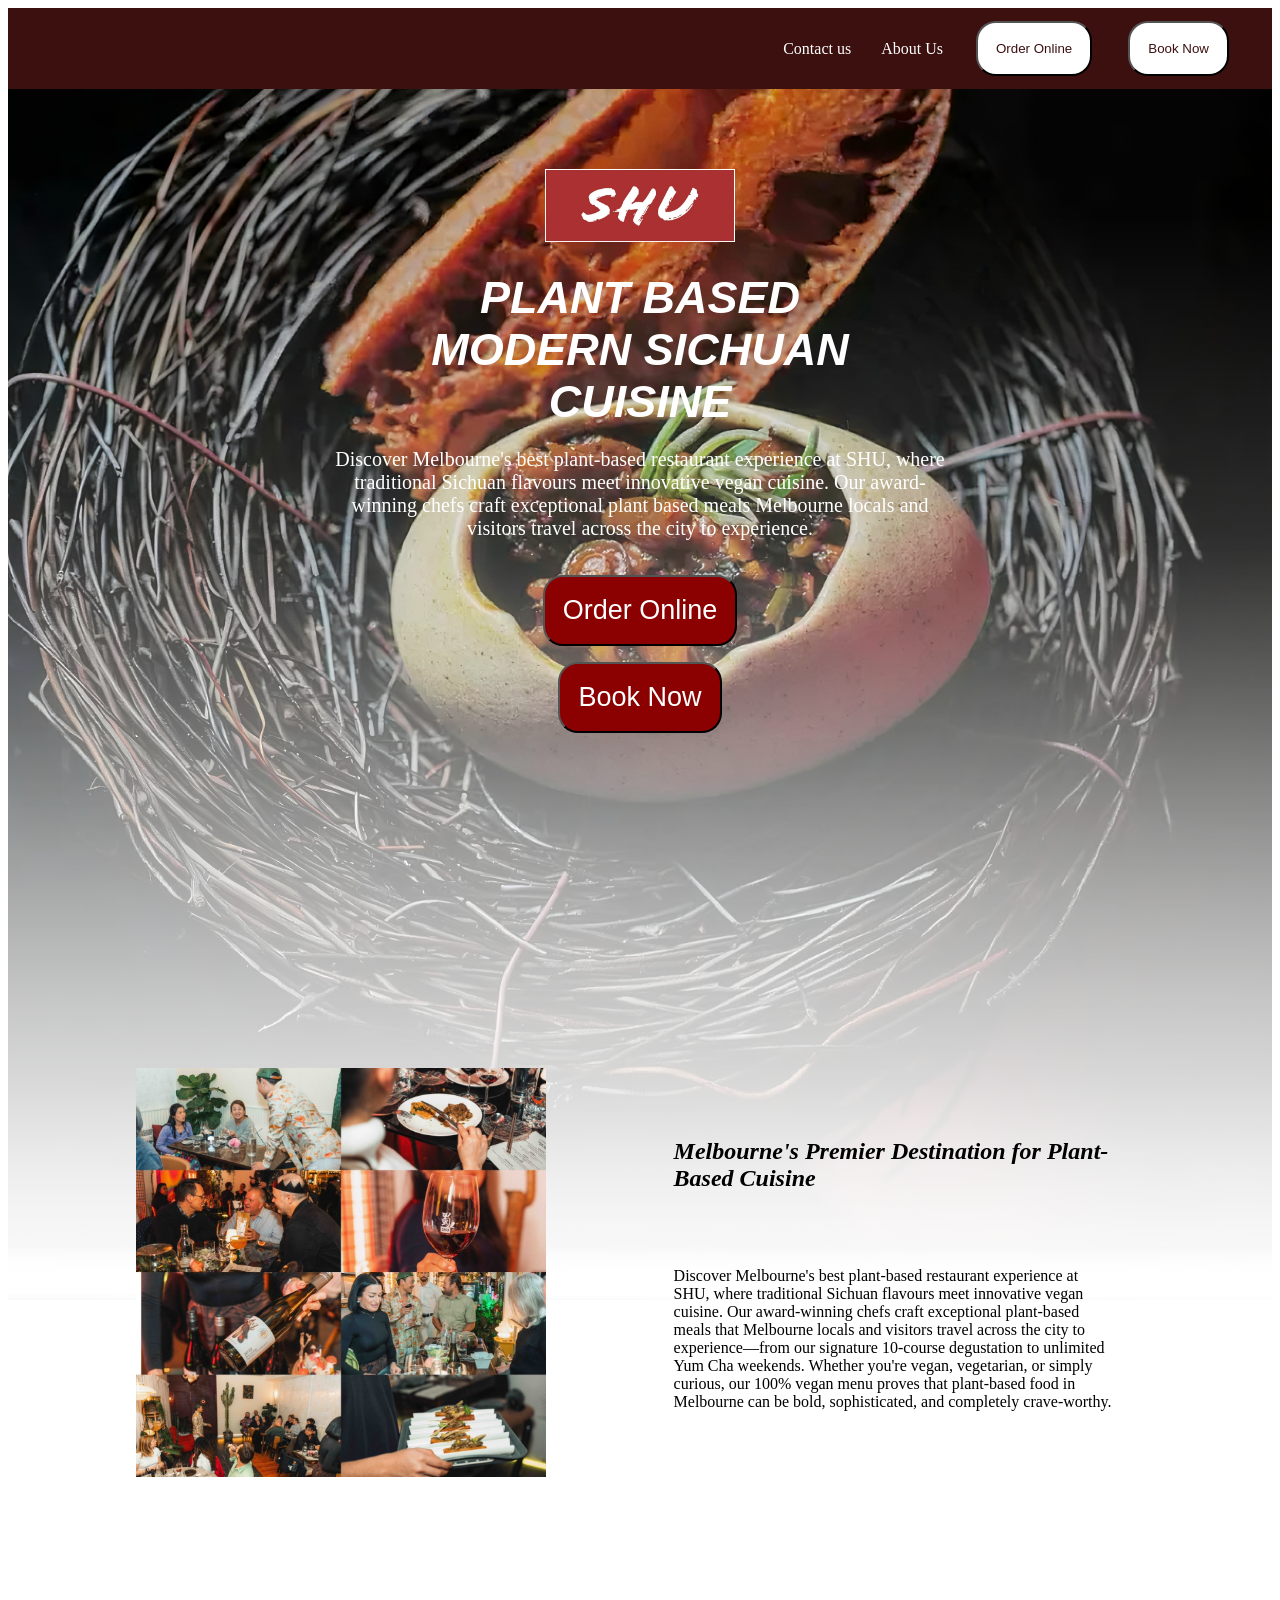
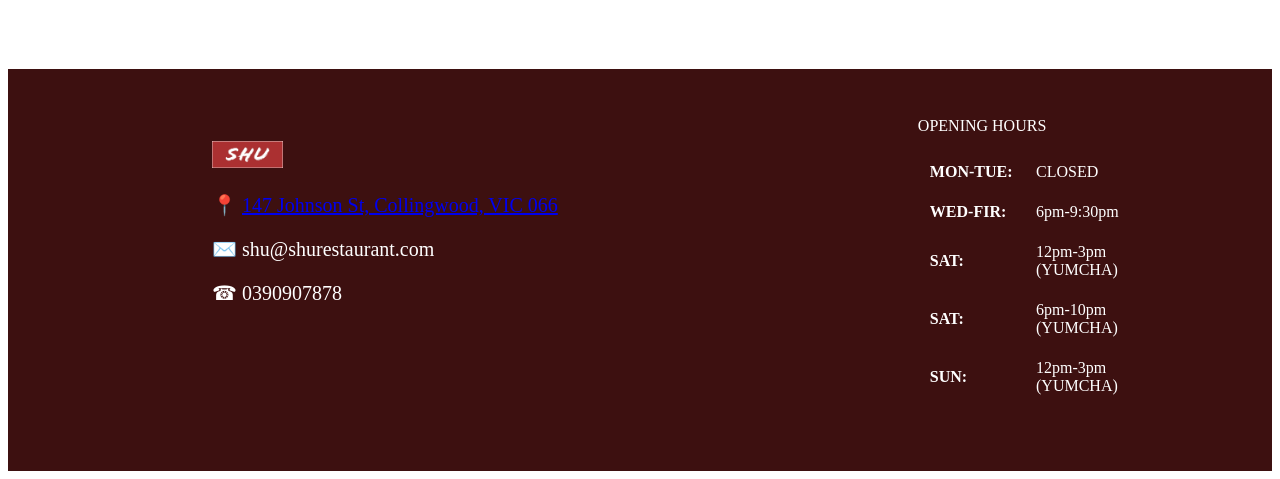
<file: index.html>
<!DOCTYPE html>
<html lang="en">
<head>
    <meta charset="UTF-8">
    <meta name="viewport" content="width=device-width, initial-scale=1.0">
    <title>SHU restaurant</title>
    <link rel="stylesheet" type="text/css" href="style.css">
</head>
<body>

<div class="page">
   <div class="navigation">

    <div class="desktop-nav">
        <p>Contact us</p>
        <p>About Us</p>
        <button class="button1" onclick="window.location.href='OrderOnline.html'">Order Online</button>
        <button class="button1" onclick="window.location.href=''">Book Now</button>
    </div>

    <button class="menu-icon" onclick="openMenu()">☰</button>

</div>

<div class="side-menu" id="sideMenu">

    <button class="close" onclick="closeMenu()">×</button>

    <p>Contact us</p>
    <p>About Us</p>
    <button class="button1" onclick="window.location.href='OrderOnline.html'">Order Online</button>
    <button class="button1" onclick="window.location.href=''">Book Now</button>

</div>

    <img class="logo1" src="assets/logo.webp" alt="logo">

    <div class="intro-text">
    <h1>PLANT BASED MODERN SICHUAN CUISINE</h1>
    <p>Discover Melbourne's best plant-based restaurant experience at SHU, where traditional Sichuan flavours meet innovative vegan cuisine. Our award-winning chefs craft exceptional plant based meals Melbourne locals and visitors travel across the city to experience. </p>
    </div>
    
    <div class="button2">
     <button class="button1" onclick="window.location.href='OrderOnline.html'">Order Online</button>
     <button class="button1" onclick="window.location.href=' '">Book Now</button>
    </div>
    

    <div class="secintro-text">
    <img src="assets/pic2.jpg" alt="photo2" width="40%">
    <div class="text">
    <h2>Melbourne's Premier Destination for Plant-Based Cuisine</h2>
    <p>Discover Melbourne's best plant-based restaurant experience at SHU, where traditional Sichuan flavours meet innovative vegan cuisine. Our award-winning chefs craft exceptional plant-based meals that Melbourne locals and visitors travel across the city to experience—from our signature 10-course degustation to unlimited Yum Cha weekends. 

Whether you're vegan, vegetarian, or simply curious, our 100% vegan menu proves that plant-based food in Melbourne can be bold, sophisticated, and completely crave-worthy. </p>
    </div>
    </div>
    
   <div class="end">
    <div class="footer-left">
    <img class="logo2" src="assets/logo.webp" alt="logo">
    
    <div class="contact">
    <p>📍 <a href="https://www.google.com/maps/place/SHU/@-37.8000186,136.0244751,1664132m/data=!3m1!1e3!4m6!3m5!1s0x6ad6431c3ecda637:0x41b09deace508567!8m2!3d-37.7996635!4d144.9898986!16s%2Fg%2F1pwfx1pdb?entry=ttu&g_ep=EgoyMDI2MDQyMi4wIKXMDSoASAFQAw%3D%3D">147 Johnson St, Collingwood, VIC 066</a></p>
    <p>✉️ shu@shurestaurant.com</p>
    <p>☎ 0390907878</p>
    </div>

    </div>

    <div class="footer-right">
    <p>OPENING HOURS</p>
    <table>
        <tr>
            <th>MON-TUE:</th>
            <td>CLOSED</td>
        </tr>
        <tr>
            <th>WED-FIR:</th>
            <td>6pm-9:30pm</td>
        </tr>
        <tr>
            <th>SAT:</th>
            <td>12pm-3pm (YUMCHA)</td>
        </tr>  
        <tr>
            <th>SAT:</th>
            <td>6pm-10pm (YUMCHA)</td>
        </tr>  
        <tr>
            <th>SUN:</th>
            <td>12pm-3pm (YUMCHA)</td>
        </tr>
    </table>
    </div>
   </div>
</div>
<script src="Script.js"></script>
</body>
</html>
</file>
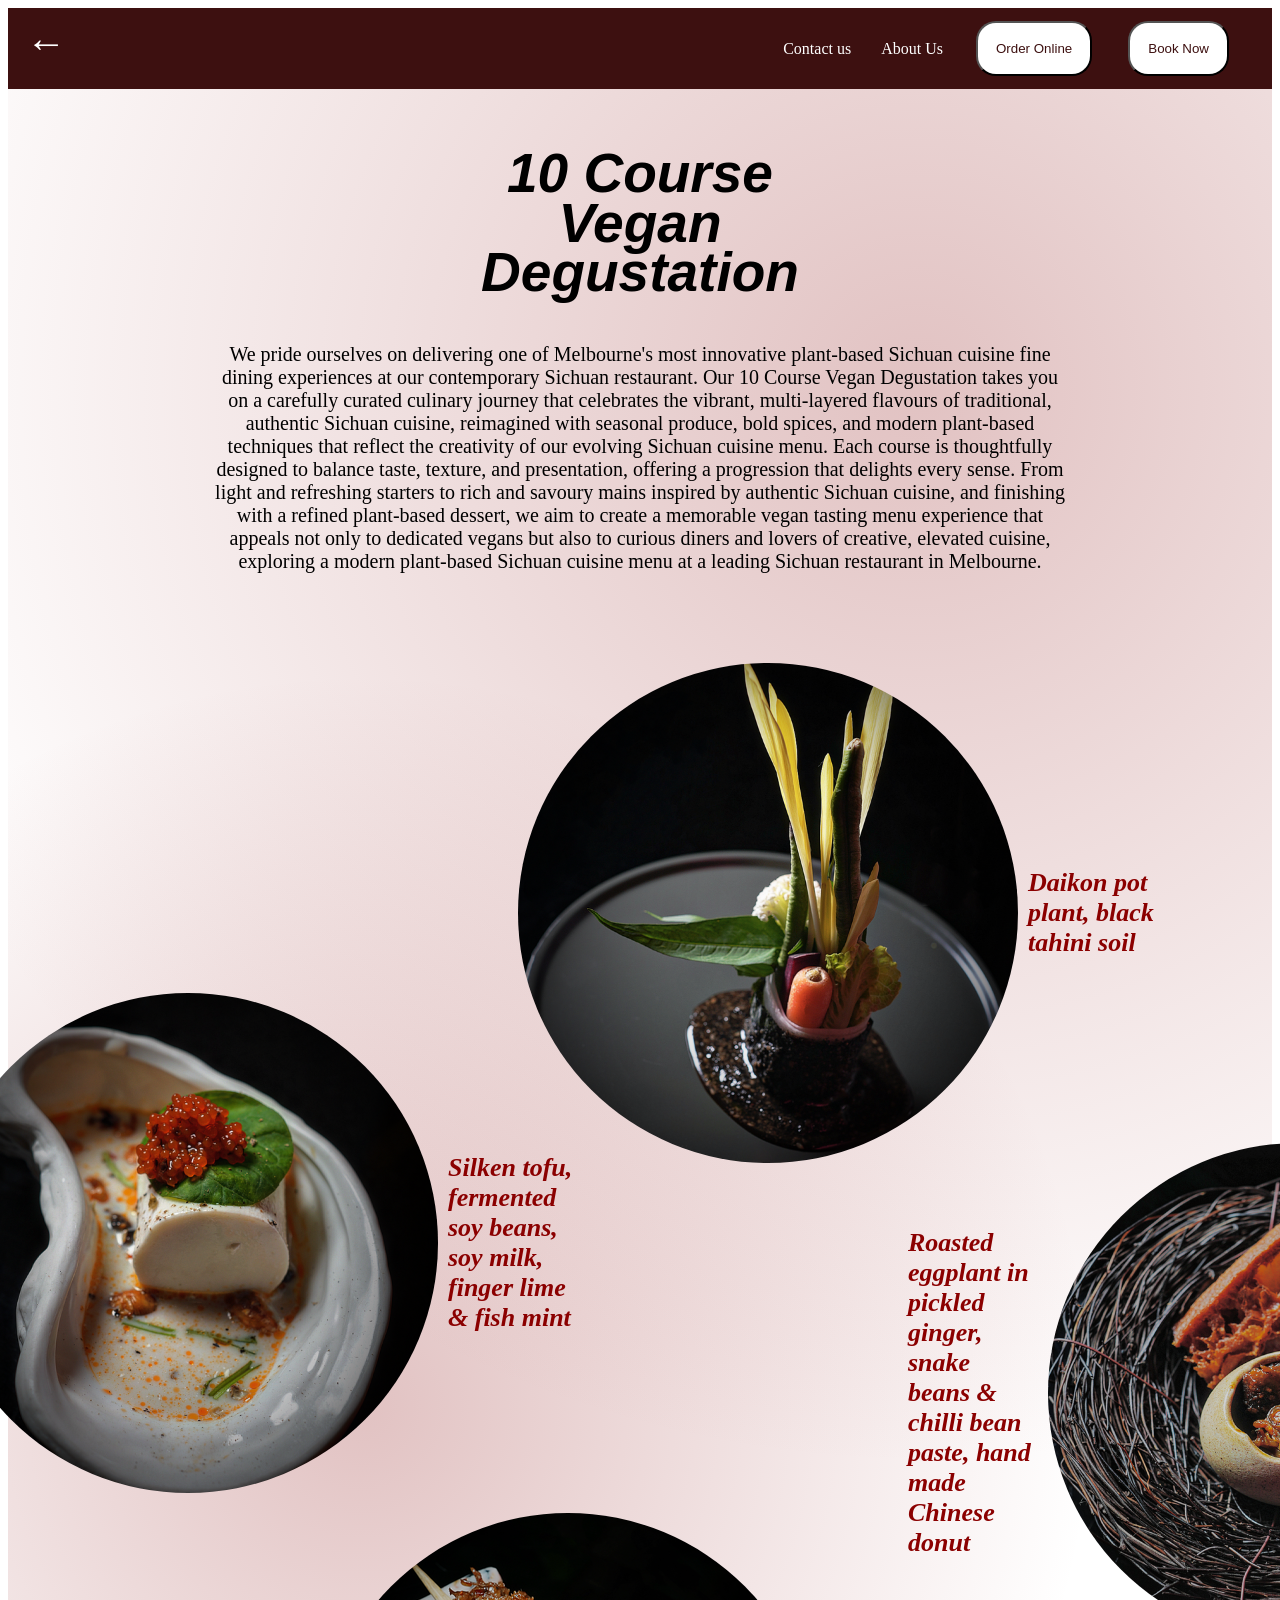
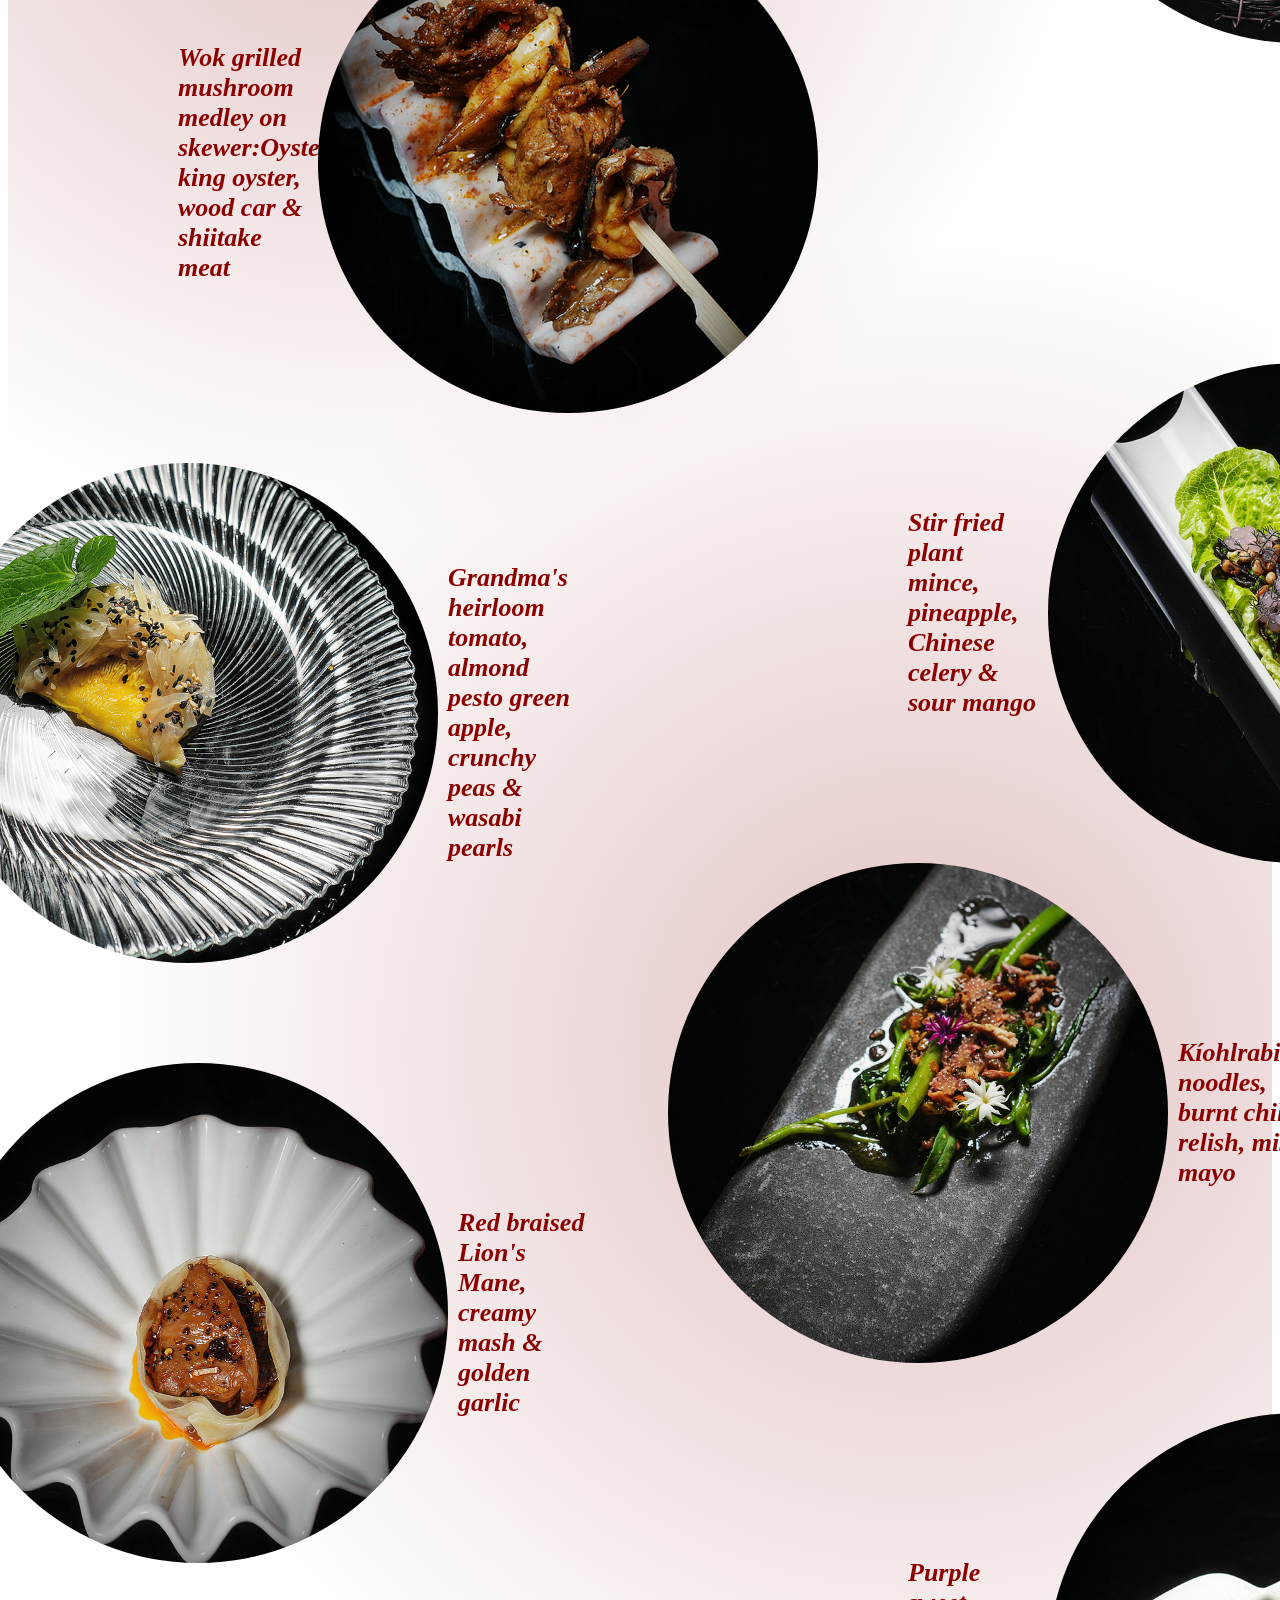
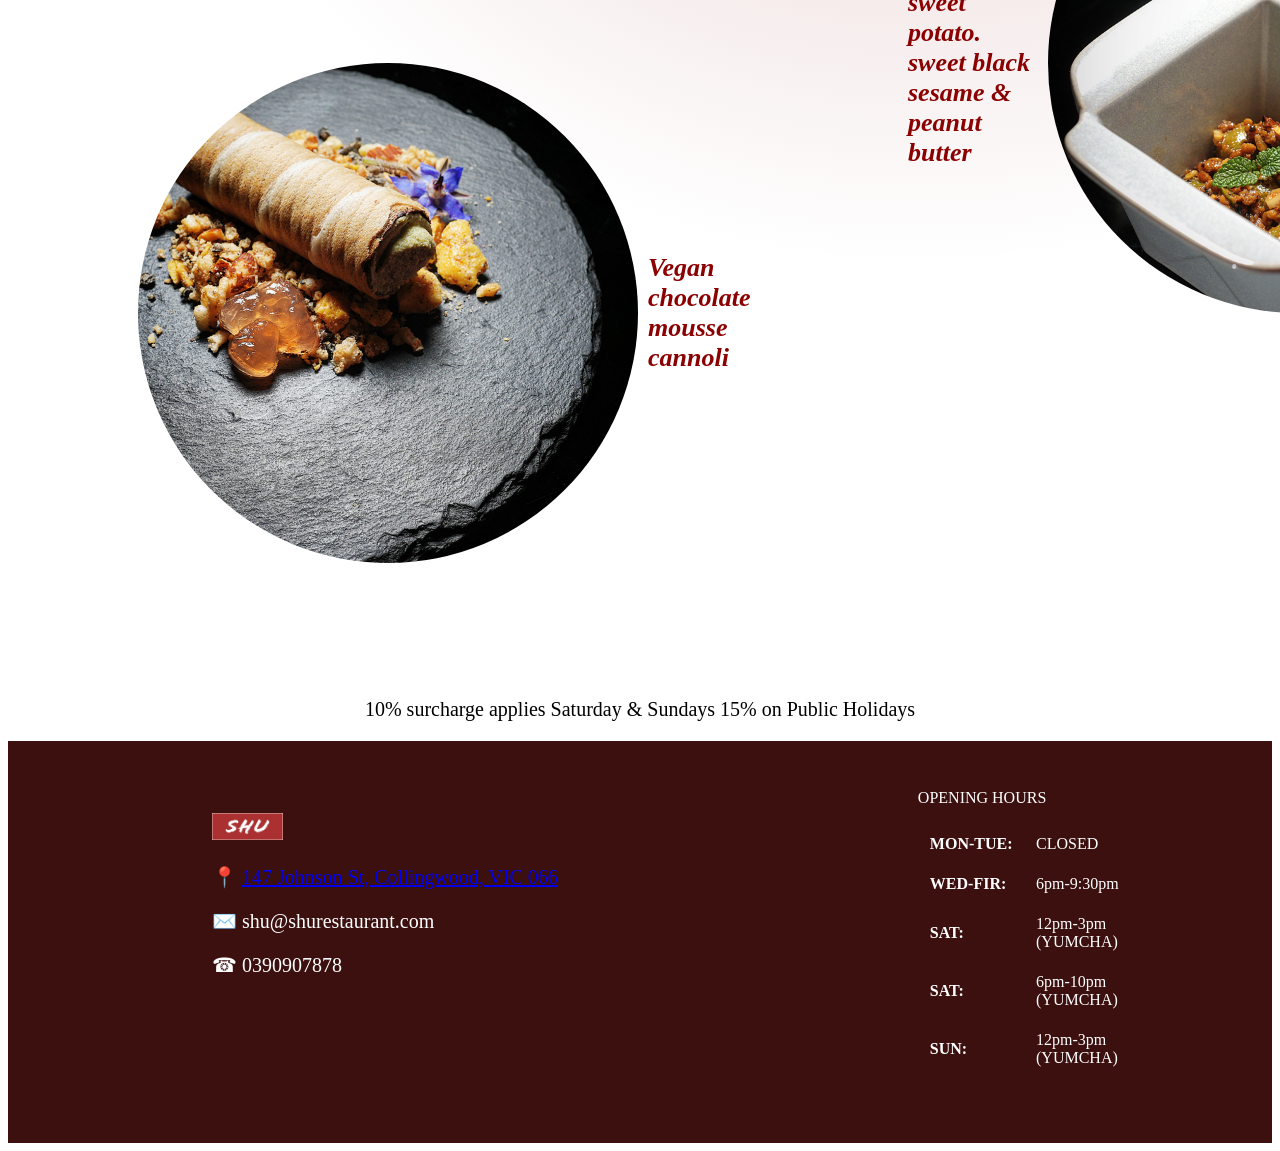
<file: menu1.html>
<!DOCTYPE html>
<html lang="en">
<head>
    <meta charset="UTF-8">
    <meta name="viewport" content="width=device-width, initial-scale=1.0">
    <title>SHU restaurant - 10 course</title>
    <link rel="stylesheet" type="text/css" href="style.css">
</head>
<body>
    <div class="navigation">

        <button class="back-button"
        onclick="window.location.href='OrderOnline.html'">←</button>

      <div class="desktop-nav">
        <p>Contact us</p>
        <p>About Us</p>
        <button class="button1" onclick="window.location.href='OrderOnline.html'">Order Online</button>
        <button class="button1" onclick="window.location.href=''">Book Now</button>
      </div>

      <button class="menu-icon" onclick="openMenu()">☰</button>

    </div>

    <div class="side-menu" id="sideMenu">

        <button class="close" onclick="closeMenu()">×</button>

         <p>Contact us</p>
         <p>About Us</p>
        <button class="button1" onclick="window.location.href='OrderOnline.html'">Order Online</button>
        <button class="button1" onclick="window.location.href=''">Book Now</button>

    </div>

<main class="course-page">

    <section class="course-intro">

        <h1>10 Course Vegan<br>Degustation</h1>

        <p>
            We pride ourselves on delivering one of Melbourne's most innovative plant-based Sichuan cuisine fine dining experiences at our contemporary Sichuan restaurant. Our 10 Course Vegan Degustation takes you on a carefully curated culinary journey that celebrates the vibrant, multi-layered flavours of traditional, authentic Sichuan cuisine, reimagined with seasonal produce, bold spices, and modern plant-based techniques that reflect the creativity of our evolving Sichuan cuisine menu.

Each course is thoughtfully designed to balance taste, texture, and presentation, offering a progression that delights every sense. From light and refreshing starters to rich and savoury mains inspired by authentic Sichuan cuisine, and finishing with a refined plant-based dessert, we aim to create a memorable vegan tasting menu experience that appeals not only to dedicated vegans but also to curious diners and lovers of creative, elevated cuisine, exploring a modern plant-based Sichuan cuisine menu at a leading Sichuan restaurant in Melbourne.
</p>
    </section>

    <section class="dish-gallery">

        <div class="dish dish1">
            <img src="assets/menu1-1.webp" alt="Daikon pot plant">
            <h2>Daikon pot plant, black tahini soil</h2>
        </div>

        <div class="dish dish2">
            <img src="assets/menu1-2.webp" alt="Silken tofu">
            <h2>Silken tofu, fermented soy beans, soy milk, finger lime & fish mint</h2>
        </div>

        <div class="dish dish3">
            <img src="assets/menu1-3.webp" alt="Roasted eggplant">
            <h2>Roasted eggplant in pickled ginger, snake beans & chilli bean paste, hand made Chinese donut</h2>
        </div>

        <div class="dish dish4">
            <img src="assets/menu1-4.webp" alt="Wok grilled mushroom">
            <h2>Wok grilled mushroom medley on skewer:Oyster, king oyster, wood car & shiitake meat</h2>
        </div>

        <div class="dish dish5">
            <img src="assets/menu1-5.webp" alt="Stir fried plant mince">
            <h2>Stir fried plant mince, pineapple, Chinese celery & sour mango</h2>
        </div>

        <div class="dish dish6">
            <img src="assets/menu1-6.webp" alt="Grandma heirloom tomato">
            <h2>Grandma's heirloom tomato, almond pesto green apple, crunchy peas & wasabi pearls</h2>
        </div>

        <div class="dish dish7">
            <img src="assets/menu1-7.webp" alt="Kohlrabi noodles">
            <h2>Kíohlrabi noodles, burnt chilli relish, miso mayo</h2>
        </div>

        <div class="dish dish8">
            <img src="assets/menu1-8.webp" alt="Red braised Lion's Mane">
            <h2>Red braised Lion's Mane, creamy mash & golden garlic</h2>
        </div>

        <div class="dish dish9">
            <img src="assets/menu1-9.webp" alt="Purple sweet potato">
            <h2>Purple sweet potato. sweet black sesame & peanut butter</h2>
        </div>

        <div class="dish dish10">
            <img src="assets/menu1-10.webp" alt="Vegan school oats">
            <h2>Vegan chocolate mousse cannoli</h2>
        </div>

    </section>

</main>


    <p class="note">10% surcharge applies Saturday & Sundays  15% on Public Holidays</p>
    <div class="end">
    <div class="footer-left">
    <img class="logo2" src="assets/logo.webp" alt="logo">
    
    <div class="contact">
    <p>📍 <a href="https://www.google.com/maps/place/SHU/@-37.8000186,136.0244751,1664132m/data=!3m1!1e3!4m6!3m5!1s0x6ad6431c3ecda637:0x41b09deace508567!8m2!3d-37.7996635!4d144.9898986!16s%2Fg%2F1pwfx1pdb?entry=ttu&g_ep=EgoyMDI2MDQyMi4wIKXMDSoASAFQAw%3D%3D">147 Johnson St, Collingwood, VIC 066</a></p>
    <p>✉️ shu@shurestaurant.com</p>
    <p>☎ 0390907878</p>
    </div>

    </div>

    <div class="footer-right">
    <p>OPENING HOURS</p>
    <table>
        <tr>
            <th>MON-TUE:</th>
            <td>CLOSED</td>
        </tr>
        <tr>
            <th>WED-FIR:</th>
            <td>6pm-9:30pm</td>
        </tr>
        <tr>
            <th>SAT:</th>
            <td>12pm-3pm (YUMCHA)</td>
        </tr>  
        <tr>
            <th>SAT:</th>
            <td>6pm-10pm (YUMCHA)</td>
        </tr>  
        <tr>
            <th>SUN:</th>
            <td>12pm-3pm (YUMCHA)</td>
        </tr>
    </table>
    </div>
   </div>
</div>
<script src="Script.js"></script>
</body>
</html>
</file>
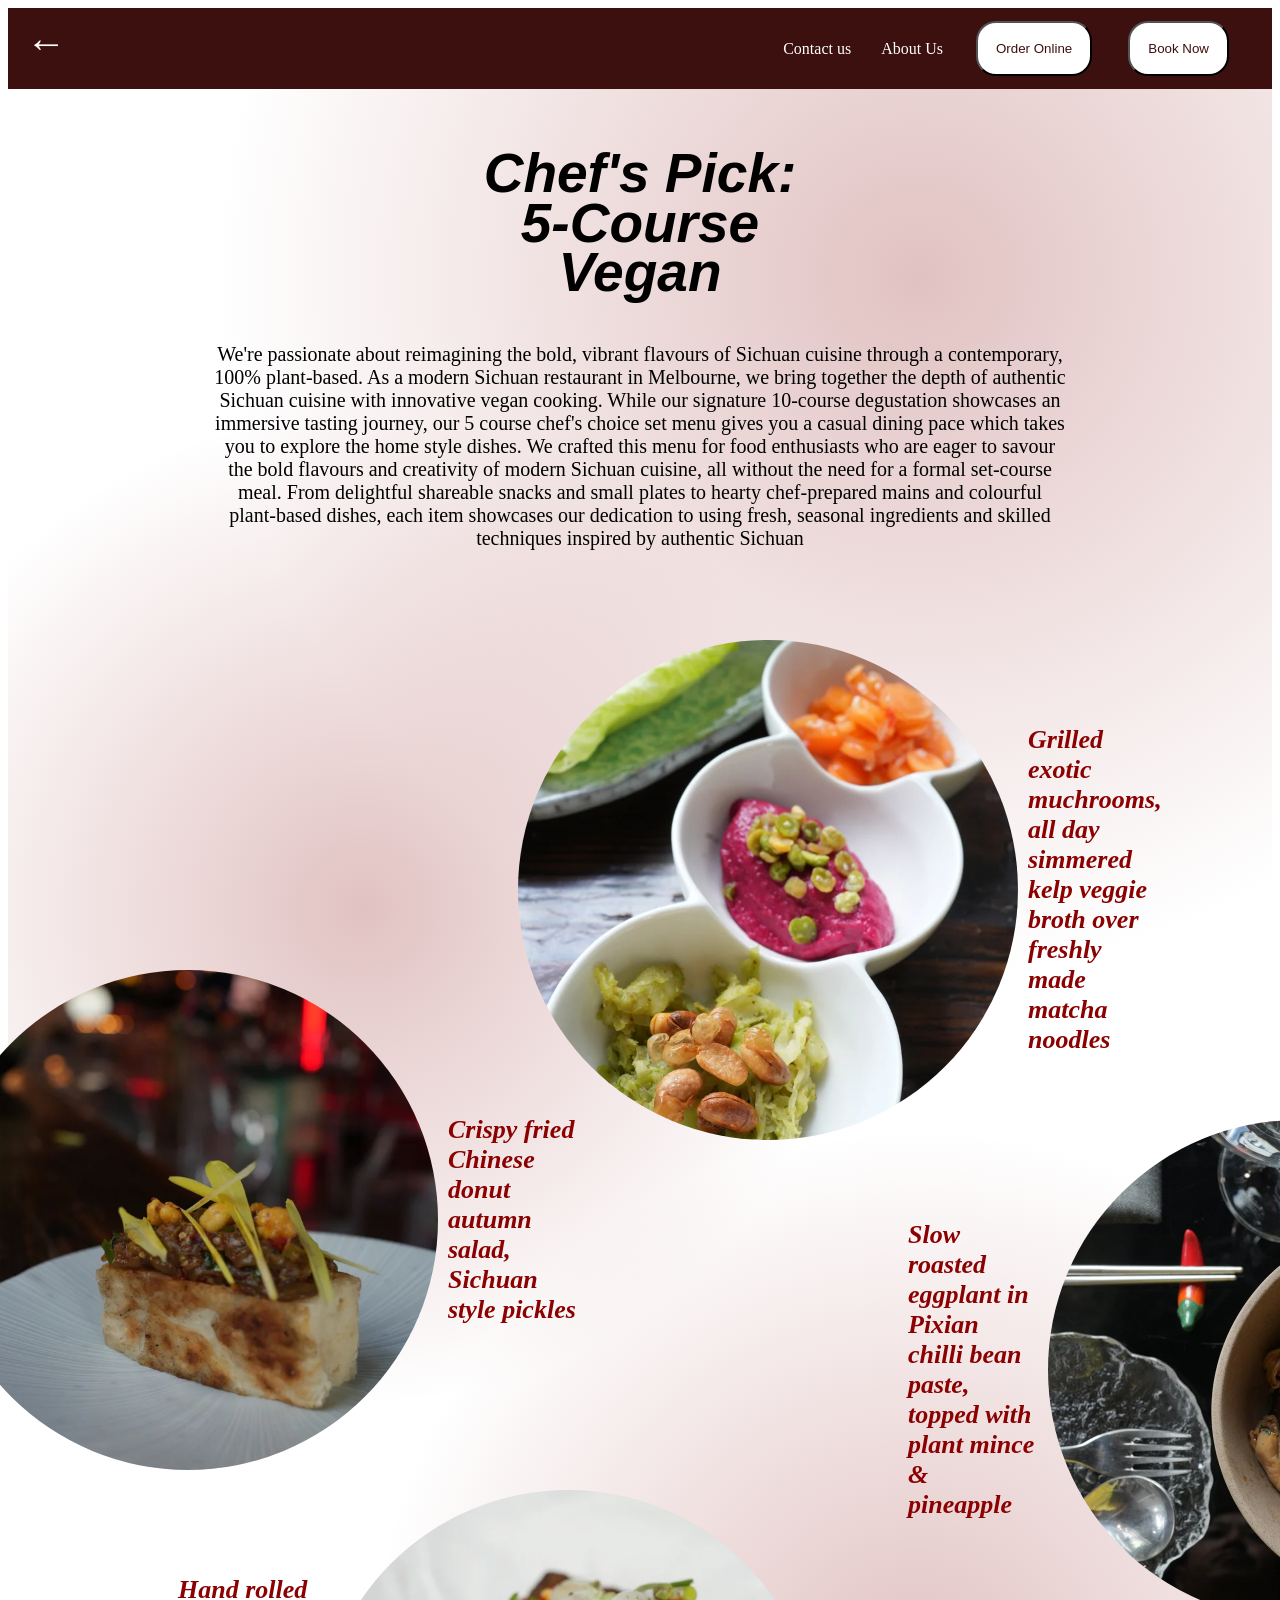
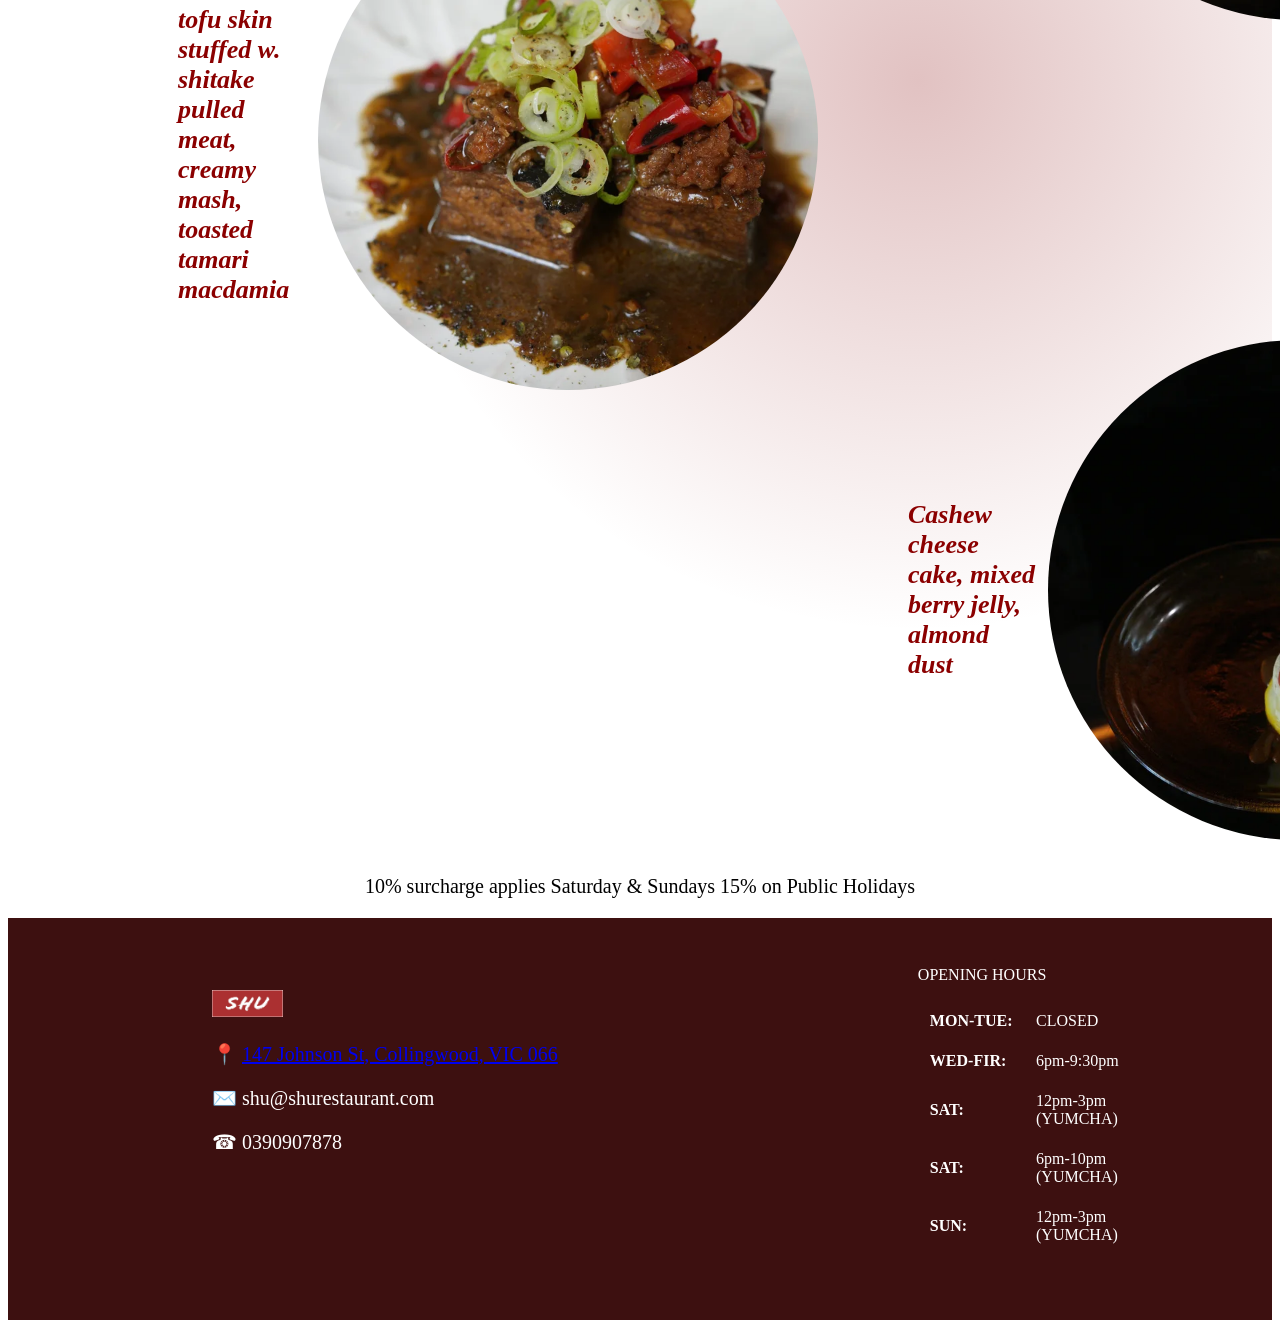
<file: menu2.html>
<!DOCTYPE html>
<html lang="en">
<head>
    <meta charset="UTF-8">
    <meta name="viewport" content="width=device-width, initial-scale=1.0">
    <title>SHU restaurant - 5 course</title>
    <link rel="stylesheet" type="text/css" href="style.css">
</head>
<body>
    <div class="navigation">

        <button class="back-button"
        onclick="window.location.href='OrderOnline.html'">←</button>

      <div class="desktop-nav">
        <p>Contact us</p>
        <p>About Us</p>
        <button class="button1" onclick="window.location.href='OrderOnline.html'">Order Online</button>
        <button class="button1" onclick="window.location.href=''">Book Now</button>
      </div>

      <button class="menu-icon" onclick="openMenu()">☰</button>

    </div>

    <div class="side-menu" id="sideMenu">

        <button class="close" onclick="closeMenu()">×</button>

         <p>Contact us</p>
         <p>About Us</p>
        <button class="button1" onclick="window.location.href='OrderOnline.html'">Order Online</button>
        <button class="button1" onclick="window.location.href=''">Book Now</button>

    </div>

<main class="course-page">

    <section class="course-intro">

        <h1>Chef's Pick: <br>5-Course Vegan</h1>

        <p>We're passionate about reimagining the bold, vibrant flavours of Sichuan cuisine through a contemporary, 100% plant-based. As a modern Sichuan restaurant in Melbourne, we bring together the depth of authentic Sichuan cuisine with innovative vegan cooking. While our signature 10-course degustation showcases an immersive tasting journey, our 5 course chef's choice set menu gives you a casual dining pace which takes you to explore the home style dishes.

We crafted this menu for food enthusiasts who are eager to savour the bold flavours and creativity of modern Sichuan cuisine, all without the need for a formal set-course meal. From delightful shareable snacks and small plates to hearty chef-prepared mains and colourful plant-based dishes, each item showcases our dedication to using fresh, seasonal ingredients and skilled techniques inspired by authentic Sichuan</p>
    </section>

    <section class="dish-gallery2">

        <div class="dish dish1">
            <img src="assets/menu2-1.webp" alt="Grilled exotic muchrooms">
            <h2>Grilled exotic muchrooms, all day simmered kelp veggie broth over freshly made matcha noodles</h2>
        </div>

        <div class="dish dish2">
            <img src="assets/menu2-2.webp" alt="donut autumn salad">
            <h2>Crispy fried Chinese donut autumn salad, Sichuan style pickles</h2>
        </div>

        <div class="dish dish3">
            <img src="assets/menu2-3.webp" alt="Slow roasted eggplant">
            <h2>Slow roasted eggplant in Pixian chilli bean paste, topped with plant mince & pineapple</h2>
        </div>

        <div class="dish dish4">
            <img src="assets/menu2-4.webp" alt="Hand rolled tofu">
            <h2>Hand rolled tofu skin stuffed w. shitake pulled meat, creamy mash, toasted tamari macdamia</h2>
        </div>

        <div class="dish dish5">
            <img src="assets/menu2-5.webp" alt="Cashew cheese cake">
            <h2>Cashew cheese cake, mixed berry jelly, almond dust</h2>
        </div>

    </section>

</main>

    <p class="note">10% surcharge applies Saturday & Sundays  15% on Public Holidays</p>
    <div class="end">
    <div class="footer-left">
    <img class="logo2" src="assets/logo.webp" alt="logo">
    
    <div class="contact">
    <p>📍 <a href="https://www.google.com/maps/place/SHU/@-37.8000186,136.0244751,1664132m/data=!3m1!1e3!4m6!3m5!1s0x6ad6431c3ecda637:0x41b09deace508567!8m2!3d-37.7996635!4d144.9898986!16s%2Fg%2F1pwfx1pdb?entry=ttu&g_ep=EgoyMDI2MDQyMi4wIKXMDSoASAFQAw%3D%3D">147 Johnson St, Collingwood, VIC 066</a></p>
    <p>✉️ shu@shurestaurant.com</p>
    <p>☎ 0390907878</p>
    </div>

    </div>

    <div class="footer-right">
    <p>OPENING HOURS</p>
    <table>
        <tr>
            <th>MON-TUE:</th>
            <td>CLOSED</td>
        </tr>
        <tr>
            <th>WED-FIR:</th>
            <td>6pm-9:30pm</td>
        </tr>
        <tr>
            <th>SAT:</th>
            <td>12pm-3pm (YUMCHA)</td>
        </tr>  
        <tr>
            <th>SAT:</th>
            <td>6pm-10pm (YUMCHA)</td>
        </tr>  
        <tr>
            <th>SUN:</th>
            <td>12pm-3pm (YUMCHA)</td>
        </tr>
    </table>
    </div>
   </div>
</div>
<script src="Script.js"></script>
</body>
</html>
</file>
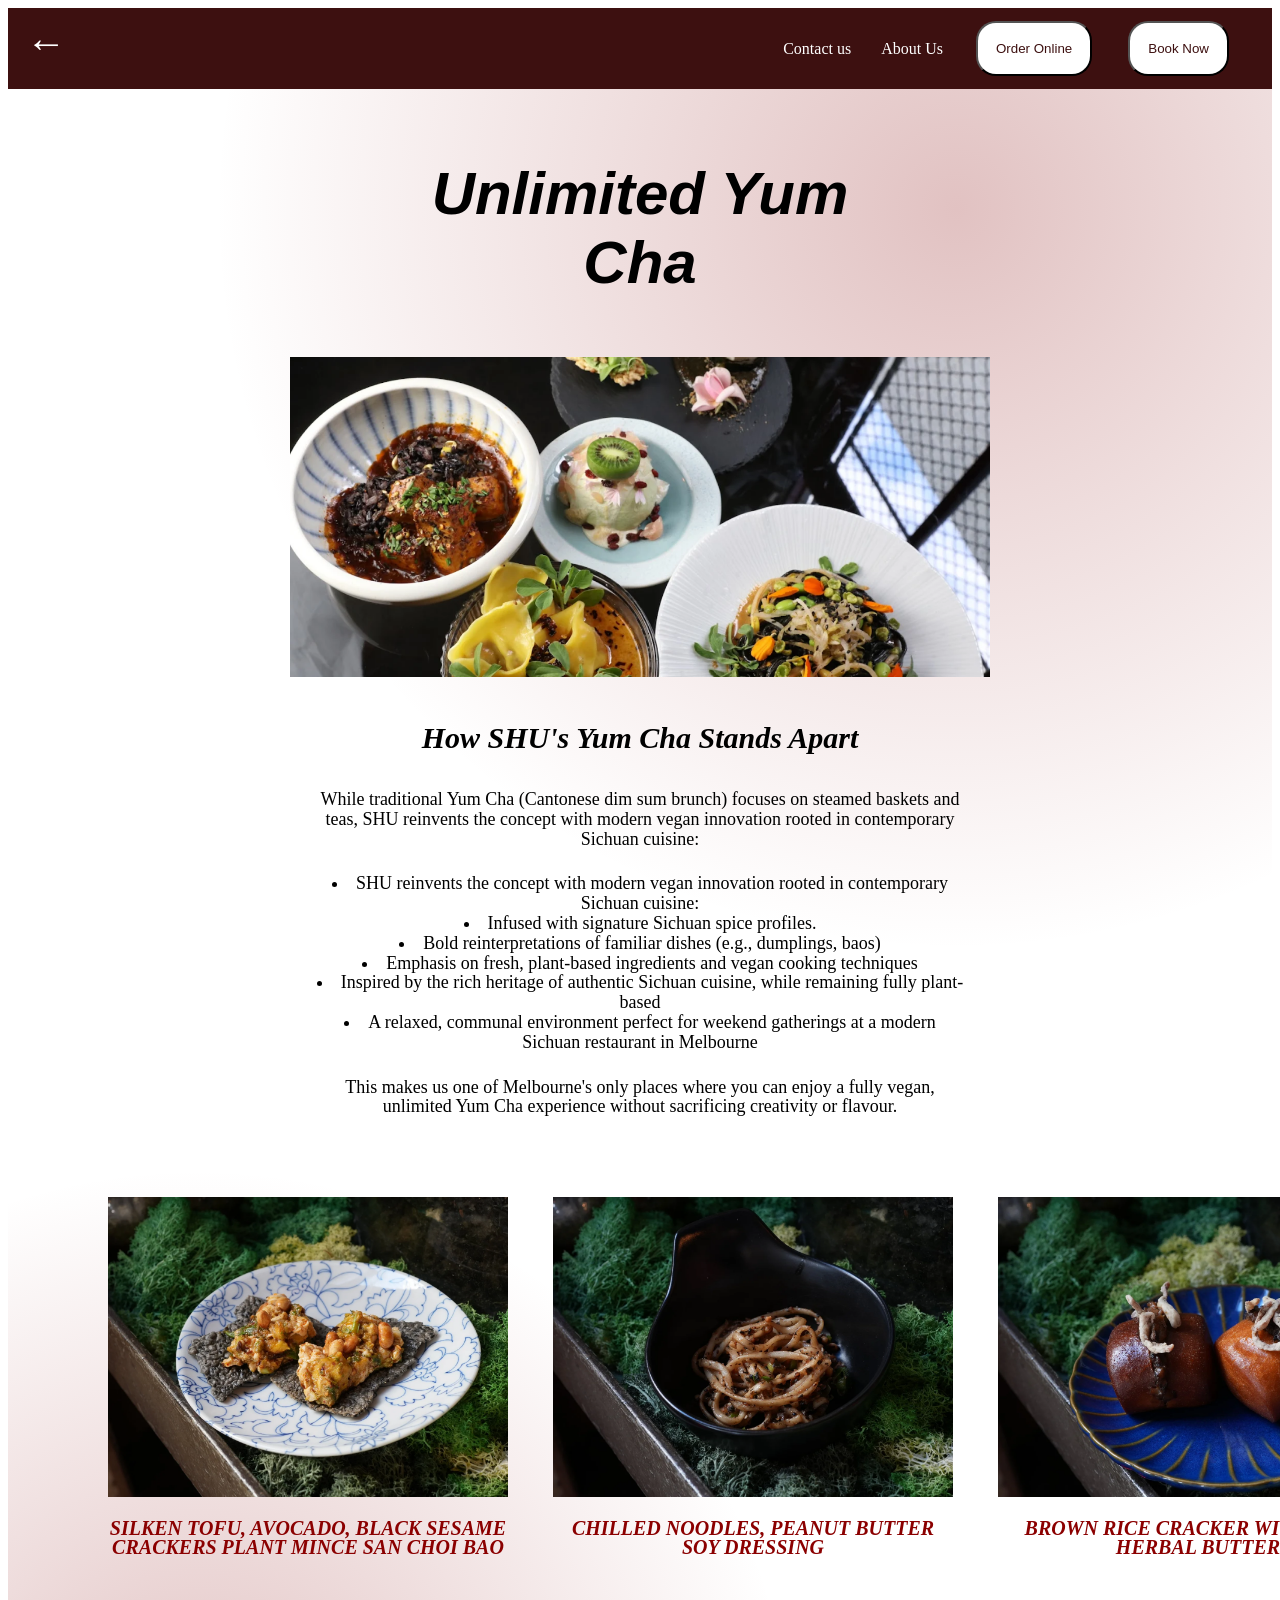
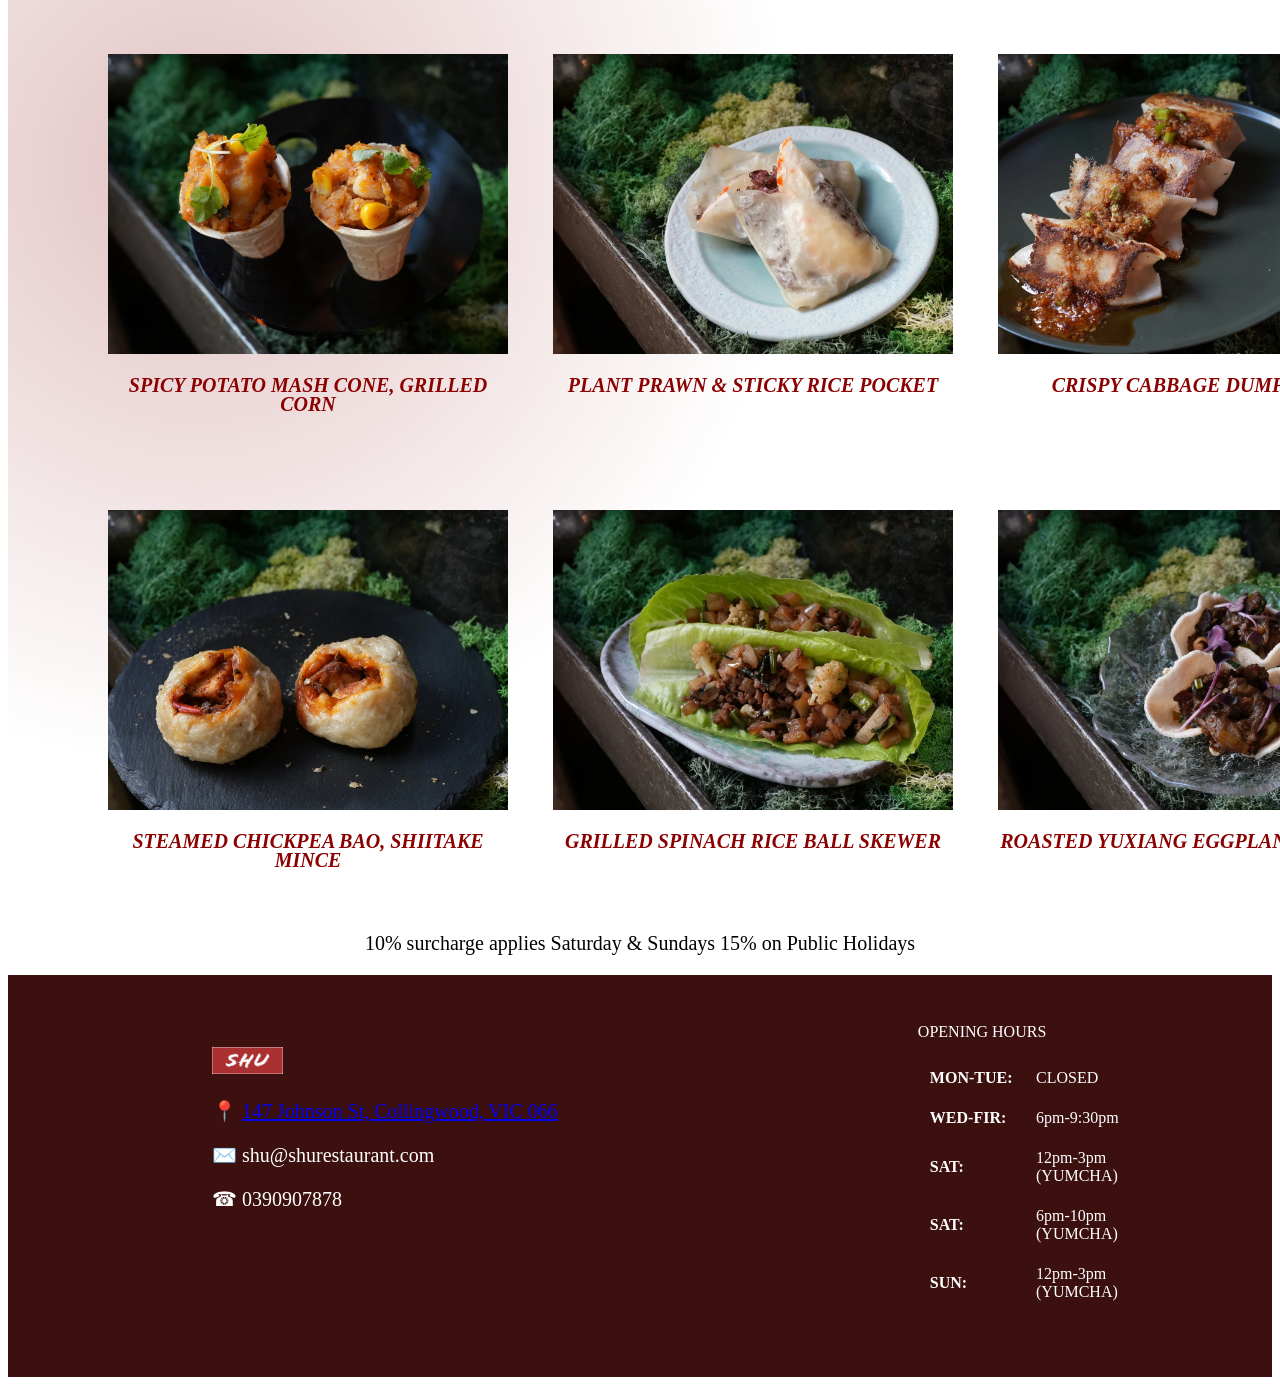
<file: menu3.html>
<!DOCTYPE html>
<html lang="en">
<head>
    <meta charset="UTF-8">
    <meta name="viewport" content="width=device-width, initial-scale=1.0">
    <title>SHU restaurant - YUM CHA</title>
    <link rel="stylesheet" type="text/css" href="style.css">
</head>
<body>
     <div class="navigation">

        <button class="back-button"
        onclick="window.location.href='OrderOnline.html'">←</button>

      <div class="desktop-nav">
        <p>Contact us</p>
        <p>About Us</p>
        <button class="button1" onclick="window.location.href='OrderOnline.html'">Order Online</button>
        <button class="button1" onclick="window.location.href=''">Book Now</button>
      </div>

      <button class="menu-icon" onclick="openMenu()">☰</button>

    </div>

    <div class="side-menu" id="sideMenu">

        <button class="close" onclick="closeMenu()">×</button>

         <p>Contact us</p>
         <p>About Us</p>
        <button class="button1" onclick="window.location.href='OrderOnline.html'">Order Online</button>
        <button class="button1" onclick="window.location.href=''">Book Now</button>

    </div>

    <main class="menu3-page">

    <section class="menu3-hero">

        <h1>Unlimited Yum Cha</h1>

        <img class="menu3-main-img" src="assets/menu3.png" alt="Unlimited Yum Cha">

    </section>

    <section class="menu3-info">

        <h2>How SHU's Yum Cha Stands Apart</h2>

        <p>While traditional Yum Cha (Cantonese dim sum brunch) focuses on steamed baskets and teas, SHU reinvents the concept with modern vegan innovation rooted in contemporary Sichuan cuisine:</p>

        <ul>
            <li>SHU reinvents the concept with modern vegan innovation rooted in contemporary Sichuan cuisine:</li>
            <li>Infused with signature Sichuan spice profiles.</li>
            <li>Bold reinterpretations of familiar dishes (e.g., dumplings, baos)</li>
            <li>Emphasis on fresh, plant-based ingredients and vegan cooking techniques</li>
            <li>Inspired by the rich heritage of authentic Sichuan cuisine, while remaining fully plant-based</li>
            <li>A relaxed, communal environment perfect for weekend gatherings at a modern Sichuan restaurant in Melbourne</li>
        </ul>

        <p>This makes us one of Melbourne's only places where you can enjoy a fully vegan, unlimited Yum Cha experience without sacrificing creativity or flavour.</p>

    </section>

    <section class="menu3-grid">

        <div class="menu3-dish">
            <img src="assets/menu3-1.webp" alt="SILKEN TOFU">
            <h2>SILKEN TOFU, AVOCADO, BLACK SESAME CRACKERS PLANT MINCE SAN CHOI BAO</h2>
        </div>

        <div class="menu3-dish">
            <img src="assets/menu3-2.webp" alt="CHILLED NOODLES">
            <h2>CHILLED NOODLES, PEANUT BUTTER SOY DRESSING</h2>
        </div>

        <div class="menu3-dish">
            <img src="assets/menu3-3.webp" alt="BROWN RICE">
            <h2>BROWN RICE CRACKER WITH ASIAN HERBAL BUTTER</h2>
        </div>

        <div class="menu3-dish">
            <img src="assets/menu3-4.webp" alt="SPICY POTATO MASH CONE">
            <h2>SPICY POTATO MASH CONE, GRILLED CORN</h2>
        </div>

        <div class="menu3-dish">
            <img src="assets/menu3-5.webp" alt="PLANT PRAWN">
            <h2>PLANT PRAWN & STICKY RICE POCKET</h2>
        </div>

        <div class="menu3-dish">
            <img src="assets/menu3-6.webp" alt="DUMPLINGS">
            <h2>CRISPY CABBAGE DUMPLINGS</h2>
        </div>

        <div class="menu3-dish">
            <img src="assets/menu3-7.webp" alt="STEAMED CHICKPEA BAO">
            <h2>STEAMED CHICKPEA BAO, SHIITAKE MINCE</h2>
        </div>

        <div class="menu3-dish">
            <img src="assets/menu3-8.webp" alt="PINACH RICE">
            <h2>GRILLED SPINACH RICE BALL SKEWER</h2>
        </div>

        <div class="menu3-dish">
            <img src="assets/menu3-9.webp" alt="EGGPLANT PANCAKE">
            <h2>ROASTED YUXIANG EGGPLANT PANCAKE</h2>
        </div>

    </section>

</main>

    <p class="note">10% surcharge applies Saturday & Sundays  15% on Public Holidays</p>
    <div class="end">
    <div class="footer-left">
    <img class="logo2" src="assets/logo.webp" alt="logo">
    
    <div class="contact">
    <p>📍 <a href="https://www.google.com/maps/place/SHU/@-37.8000186,136.0244751,1664132m/data=!3m1!1e3!4m6!3m5!1s0x6ad6431c3ecda637:0x41b09deace508567!8m2!3d-37.7996635!4d144.9898986!16s%2Fg%2F1pwfx1pdb?entry=ttu&g_ep=EgoyMDI2MDQyMi4wIKXMDSoASAFQAw%3D%3D">147 Johnson St, Collingwood, VIC 066</a></p>
    <p>✉️ shu@shurestaurant.com</p>
    <p>☎ 0390907878</p>
    </div>

    </div>

    <div class="footer-right">
    <p>OPENING HOURS</p>
    <table>
        <tr>
            <th>MON-TUE:</th>
            <td>CLOSED</td>
        </tr>
        <tr>
            <th>WED-FIR:</th>
            <td>6pm-9:30pm</td>
        </tr>
        <tr>
            <th>SAT:</th>
            <td>12pm-3pm (YUMCHA)</td>
        </tr>  
        <tr>
            <th>SAT:</th>
            <td>6pm-10pm (YUMCHA)</td>
        </tr>  
        <tr>
            <th>SUN:</th>
            <td>12pm-3pm (YUMCHA)</td>
        </tr>
    </table>
    </div>
   </div>
</div>
<script src="Script.js"></script>
</body>
</html>
</file>
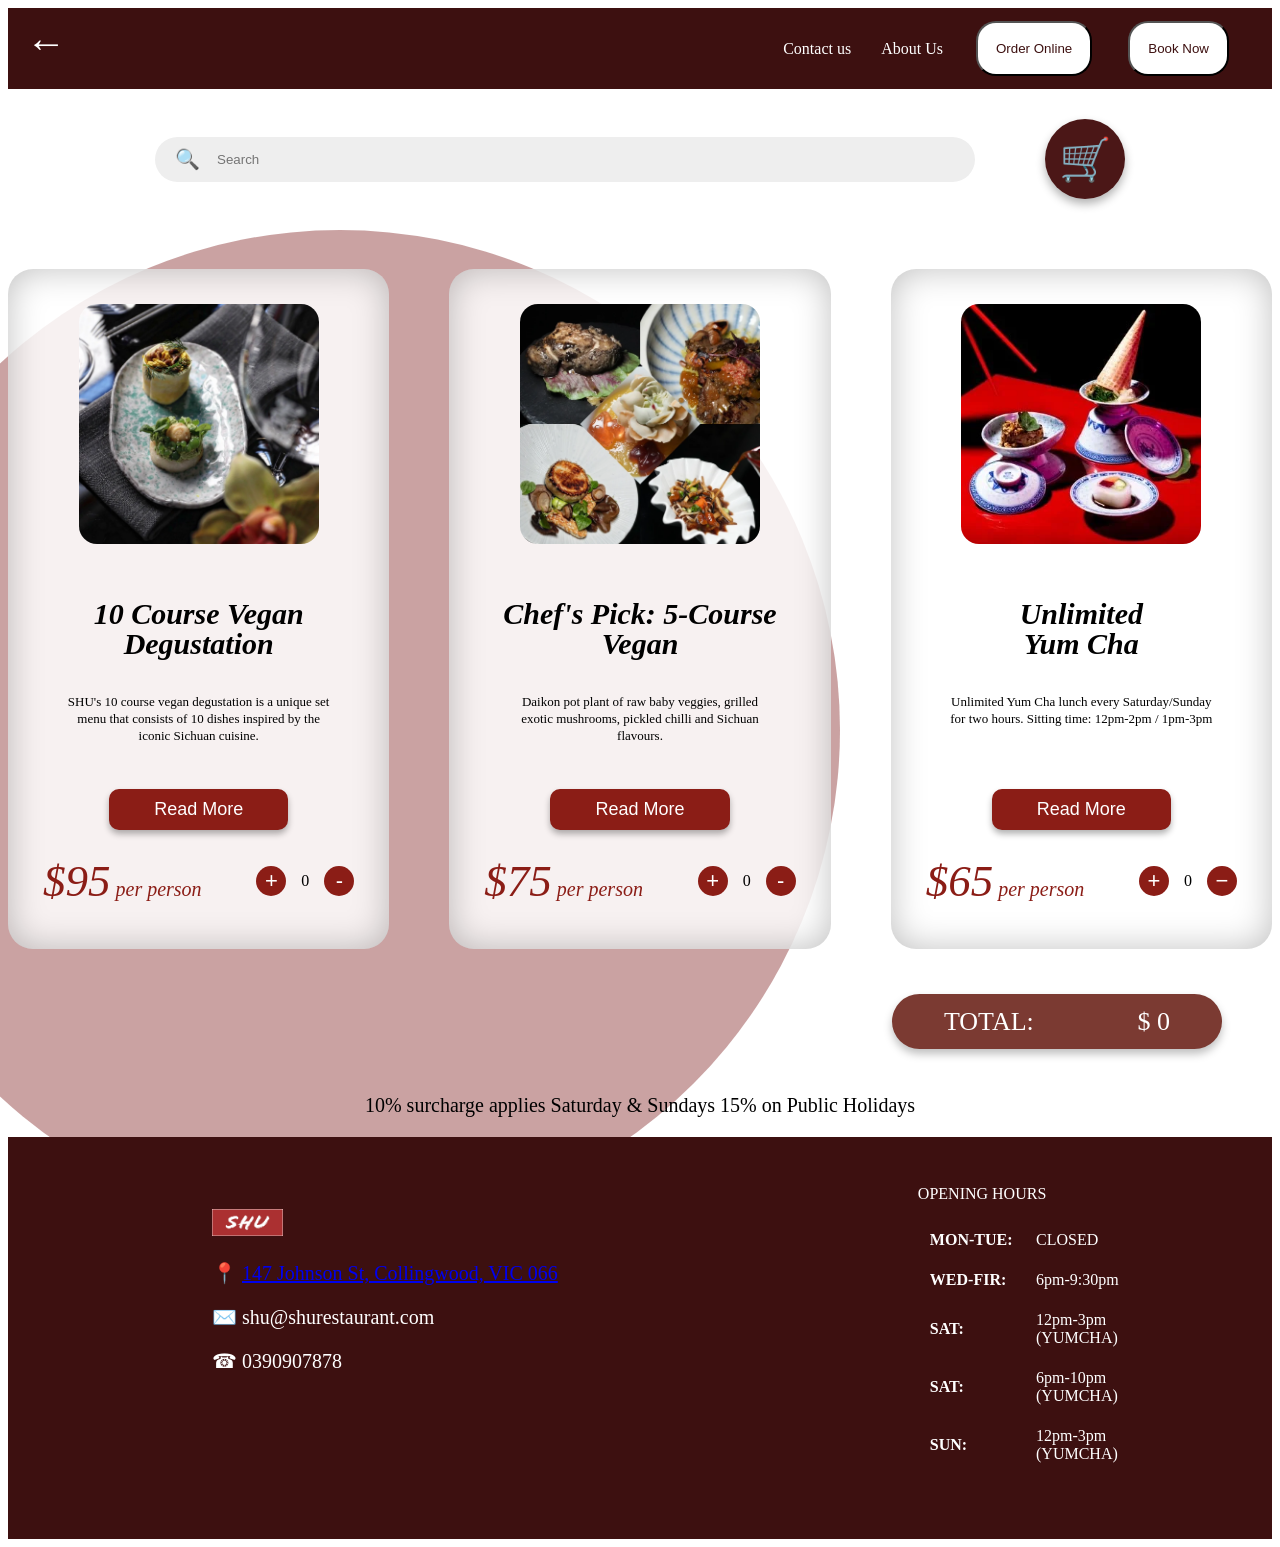
<file: OrderOnline.html>
<!DOCTYPE html>
<html lang="en">
<head>
    <meta charset="UTF-8">
    <meta name="viewport" content="width=device-width, initial-scale=1.0">
    <title>SHU restaurant - Order Online</title>
    <link rel="stylesheet" type="text/css" href="style.css">
</head>
<body>
    <div class="navigation">

        <button class="back-button"
        onclick="window.location.href='index.html'">←</button>

      <div class="desktop-nav">
        <p>Contact us</p>
        <p>About Us</p>
        <button class="button1" onclick="window.location.href='OrderOnline.html'">Order Online</button>
        <button class="button1" onclick="window.location.href=''">Book Now</button>
      </div>

      <button class="menu-icon" onclick="openMenu()">☰</button>

    </div>

    <div class="side-menu" id="sideMenu">

        <button class="close" onclick="closeMenu()">×</button>

         <p>Contact us</p>
         <p>About Us</p>
        <button class="button1" onclick="window.location.href='OrderOnline.html'">Order Online</button>
        <button class="button1" onclick="window.location.href=''">Book Now</button>

    </div>
    

     <div class="top-bar">
        <div class="search-box">
            <p>🔍</p>
            <input type="text" placeholder="Search">
        </div>
        <button class="carticon" onclick="openCart()">🛒</button>
        </div>

        <div class="backgroundcircle"></div>

        <section class="menu-section">


            <div class="shoppingcard">
                

                <img src="assets/dish1.webp" alt="10 Course Vegan Degustation">

                
                <div class="card-text">

                    <h2>10 Course Vegan<br>Degustation</h2>
                    <p>SHU's 10 course vegan degustation is a unique set menu that consists of 10 dishes inspired by the iconic Sichuan cuisine.</p>
                

                    <button class="read-button" onclick="window.location.href='menu1.html'">Read More</button>

                 <div class="bottom-row">

                    <div class="price">
                        <span>$95</span> per person
                    </div>

                    <div class="quantity">
                        <button onclick="changeQty(0, 1)">+</button>
                        <span id="quantity0">0</span>
                        <button onclick="changeQty(0, -1)">-</button>
                    </div>
                 </div>
                </div>

                

            </div>
            

            <div class="shoppingcard">

            <img src="assets/dish2.webp" alt="Chef Pick Vegan">

              <div class="card-text">
                <h2>Chef's Pick: 5-Course Vegan</h2>

                <p>Daikon pot plant of raw baby veggies, grilled exotic mushrooms, pickled chilli and Sichuan flavours.</p>


                <button class="read-button" onclick="window.location.href='menu2.html'">Read More</button>

                <div class="bottom-row">
                    <div class="price">
                        <span>$75</span> per person
                    </div>

                    <div class="quantity">
                        <button onclick="changeQty(1, 1)">+</button>
                        <span id="quantity1">0</span>
                        <button onclick="changeQty(1, -1)">-</button>
                    </div>
                </div>
              </div>

            </div>
           

            <div class="shoppingcard">

            <img src="assets/dish3.webp" alt="Unlimited Yum Cha">

             <div class="card-text">

                <h2>Unlimited <br> Yum Cha</h2>

                <p>Unlimited Yum Cha lunch every Saturday/Sunday for two hours. Sitting time: 12pm-2pm / 1pm-3pm</p>


                <button class="read-button" onclick="window.location.href='menu3.html'">Read More</button>

                <div class="bottom-row">

                    <div class="price">
                        <span>$65</span> per person
                    </div>

                    <div class="quantity">
                        <button onclick="changeQty(2, 1)">+</button>
                        <span id="quantity2">0</span>
                        <button onclick="changeQty(2, -1)">−</button>
                    </div>
               </div>
              </div>
            </div>
        </section>


    <div class="total-box" onclick="openCart()">

      <span>TOTAL:</span>

      <span id="total">$ 0</span>

    </div>

    <p class="note">10% surcharge applies Saturday & Sundays  15% on Public Holidays</p>

   





    <div class="end">
       <div class="footer-left">
         <img class="logo2" src="assets/logo.webp" alt="logo">
    
         <div class="contact">
             <p>📍 <a href="https://www.google.com/maps/place/SHU/@-37.8000186,136.0244751,1664132m/data=!3m1!1e3!4m6!3m5!1s0x6ad6431c3ecda637:0x41b09deace508567!8m2!3d-37.7996635!4d144.9898986!16s%2Fg%2F1pwfx1pdb?entry=ttu&g_ep=EgoyMDI2MDQyMi4wIKXMDSoASAFQAw%3D%3D">147 Johnson St, Collingwood, VIC 066</a></p>
             <p>✉️ shu@shurestaurant.com</p>
             <p>☎ 0390907878</p>
         </div>

       </div>

       <div class="footer-right">
          <p>OPENING HOURS</p>
             <table>
                 <tr>
                    <th>MON-TUE:</th>
                    <td>CLOSED</td>
                 </tr>
                 <tr>
                    <th>WED-FIR:</th>
                    <td>6pm-9:30pm</td>
                 </tr>
                 <tr>
                    <th>SAT:</th>
                    <td>12pm-3pm (YUMCHA)</td>
                 </tr>  
                 <tr>
                    <th>SAT:</th>
                    <td>6pm-10pm (YUMCHA)</td>
                 </tr>  
                 <tr>
                    <th>SUN:</th>
                    <td>12pm-3pm (YUMCHA)</td>
                 </tr>
             </table>
       </div>
   </div>



   <div class="cart-overlay" id="cartOverlay">

    <div class="cart-box">

        <h1>CART</h1>

        <div class="cart-left">

            <div id="cart-items"></div>

        </div>

        <div class="cart-line"></div>

        <div class="cart-right">

            <div class="cart-total">
                <span>TOTAL:</span>
                <span id="cart-total">$ 0</span>
            </div>

            <button class="cart-action" onclick="closeCart()">
                ADD MORE
            </button>

            <button class="cart-action" onclick="window.location.href='pay.html'">
                PAY
            </button>

        </div>

        <button class="close-cart"
        onclick="closeCart()">✕</button>

    </div>

</div>

<script src="Script.js"></script>
</body>
</html>
</file>
<file: style.css>
body h1{
    font-family:'Lucida Sans', 'Lucida Sans Regular', 'Lucida Grande', 'Lucida Sans Unicode', Geneva, Verdana, sans-serif;
    font-style: italic;
}
body h2{
    font-style: italic;
}

/* css for index html */

.page{
    margin:0;
    background-position:top center;
    background-repeat:no-repeat;
    background-size:
    100%,
    100%;
    background-image:
    linear-gradient(
        to bottom,
        rgba(0,0,0,0) 10%,
        white 100%
    ),
    url(assets/background.JPG);
}

@media (max-width:390px){
    .page{
        background-size:
        100%,
        190%;
    }
}

.button1{
    background-color: white;
    color:rgb(61, 16, 16);
    justify-content: center;
    padding:18px;
    border-radius:20px;
    margin: 3px;
}

.navigation {
    background-color: rgb(61, 16, 16);
    display: flex;
    justify-content: flex-end;
    align-items: center;
    padding: 10px 40px;
}

.desktop-nav {
    display: flex;
    align-items: center;
    gap: 30px;
}

.desktop-nav p {
    color: white;
}

.menu-icon { 
    display: none; 
}

.side-menu {
    position: fixed;
    top: 0;
    right: -260px;
    width: 240px;
    height: 100vh;
    background-color: rgb(61, 16, 16);
    display: flex;
    flex-direction: column;
    align-items: center;
    gap: 25px;
    padding-top: 80px;
    transition: right 0.3s;
    z-index: 1000;
}

.side-menu p {
    color: white;
    font-size: 18px;
}

.side-menu.open {
    right: 0;
}

.close{
    position: absolute;
    top: 20px;
    right: 20px;
    background:none;
    color: white;
    border: none;
    font-size: 35px;
}

@media (max-width: 390px) {

    .desktop-nav {
        display: none;
    }

    .navigation {
        justify-content: flex-end;
        padding: 15px 20px;
    }

    .menu-icon {
        display: block;
        background: none;
        color: white;
        border: none;
        font-size: 32px;
    }
}

.logo1{
    display:block;
    margin:80px auto 30px auto;
    width:15%
}

h1{
    color:white;
    font-size: 45px;
    text-align: center;
    width: 40%;
    margin: auto;
}

@media (max-width:390px){
    h1{
        font-size:32px;
    }
}

.intro-text p{
    font-size: 20px;
    text-align: center;
    color:white;
    margin: auto;
    margin-top:20px;
    width: 50%;
}

@media (max-width:390px){
    .intro-text p{
        font-size:15px;
    }
}

.button2{
    display:flex;
    flex-direction:column;
    align-items:center;
    gap:10px;
    border-radius: 10px;
    margin-top: 20px;
    padding: 12px 35px;
}


.button2 button{
    background-color: darkred;
    color:white;
    font-size: 27px;
}

@media (max-width:390px){
    .button2 button{
        font-size: 20px;
    }
}

.secintro-text{
    margin: 20em 7em 12em 8em;
    display:flex;
    gap:80px;
    align-items:center;
}

@media (max-width:390px){
    .secintro-text{
        flex-direction:column;
        margin: auto;
        gap: 10px
    }
    
    .secintro-text img{
        margin-top: 45px;
        width:70%;
    }
}

.text{
    display:flex;
    flex-direction:column;
    align-items:center;
    gap:40px;
    margin:3em;
}

.end{
    background-color:rgb(61, 16, 16);
    display: flex;
    color:white;
    padding: 2em 7em 4em 4em;
}

.logo2{
    width: 10%;
}

.footer-left{
    margin-left: 7em;
    margin-top: 2em;
    font-size: 20px;
}

th{
    width:200px;
    text-align:left;
}

td{
    width:200px;
}

th, td{
    padding: 10px 10px;
}

@media (max-width:390px){
    .end{
        flex-direction:column;
        margin:0%;
        
    }
    
    .end p{
        font-size: 15px;
    }

    .logo2{
        width:30%;
    }

    .footer-left{
        margin:auto;
    }

    th,td{
        font-size: 13px;
    }
    
   
}



/* css for orderonline html */

.top-bar{
    display: flex;
    justify-content: center;
    align-items: center;
    gap: 70px;
    margin-bottom: 70px;
    margin-top: 30px;
}

.back-button{
    position:absolute;
    top:20px;
    left:20px;
    background:none;
    border:none;
    color:white;
    font-size:40px;

}

.search-box{
    width: 780px;
    height: 45px;
    background-color: #eeeeee;
    border-radius: 30px;
    display: flex;
    align-items: center;
    gap: 15px;
    padding: 0 20px;
    font-size: 20px;
}

@media (max-width:390px){
    .search-box{
        margin: auto 5px auto 10px;
    }
}

.search-box input {
    background: transparent;
    border: none;
}

.carticon {
    width: 80px;
    height: 80px;
    border-radius: 50%;
    border: none;
    background-color: #4b1717;
    color: white;
    font-size: 42px;
    box-shadow: 0 5px 10px rgba(0,0,0,0.3);
}

@media (max-width:390px){
    .carticon{
        width: 100px;
        height: 50px;
        font-size: 35px;
        border-radius: 50%;
        margin-right: 15px;
    }
}

.backgroundcircle {
    position: absolute;
    width: 1000px;
    height: 1000px;
    background-color: rgba(139, 49, 49, 0.45);
    border-radius: 50%;
    left: -160px;
    top: 230px;
    z-index: -1;
}

.menu-section {
    display: flex;
    justify-content: center;
    gap: 60px;
}

@media (max-width:390px){
    .menu-section{
        display: block;
    }
}

.shoppingcard {
    flex-direction:column;
    width: 320px;
    height: 610px;
    border-radius: 25px;
    padding: 35px;
    text-align: center;
    background: rgba(255, 255, 255, 0.85);
    box-shadow: inset 0 0 35px rgba(0,0,0,0.25);
    display: flex;
    align-items: center;
}
 
@media (max-width:390px){
    .shoppingcard{
        width: 300px;
        height: 230px;
        display: flex;
        flex-direction: row;
        align-items: center;
        padding: 22px;
        margin:15px;
    }

    .card-text {
        display: flex;
        flex-direction: column;
        align-items: center;
        flex: 1;
        padding: 3px;
        transform: scale(0.90);
        transform-origin: top center;
        margin-top: 25px;
    }
}


.shoppingcard h2 {
    font-size: 30px;
    line-height: 1;
    margin-bottom: 35px;
}

.shoppingcard p {
    height: 70px;
    font-size: 13px;
    line-height: 1.3;
    width: 85%;
    margin: 0 auto 25px;
}

.shoppingcard img {
    width: 240px;
    height: 240px;
    border-radius: 18px;
    margin-bottom: 30px;
    object-fit:cover;
}

@media(max-width:390px){
        
    .shoppingcard img{
        grid-column:1;
        width:150px;
        height:180px;
        object-fit:cover;
        border-radius:18px;
        margin:1px;
    }
    .shoppingcard h2{
        font-size:18px;
        line-height:1.1;
        margin:0 0 14px 0;
    }

    .shoppingcard p{
        font-size: 10px;
        line-height: 1.3;
        width: 100%;
        margin-bottom: 12px;
    }
}

.read-button {
    background-color: #8b1d16;
    color: white;
    border: none;
    border-radius: 10px;
    padding: 10px 45px;
    font-size: 18px;
    box-shadow: 0 4px 6px rgba(0,0,0,0.3);
}

.bottom-row {
    display: flex;
    justify-content: space-between;
    align-items: center;
    margin-top: 25px;
}

.price span {
    font-size: 45px;
}

.price {
    color: #8b1d16;
    font-size: 20px;
    font-style: italic;
}

.quantity {
    display: flex;
    align-items: center;
    gap: 15px;
}

.quantity button {
    width: 30px;
    height: 30px;
    border-radius: 50%;
    border: none;
    font-size: 22px;
    color: white;
    background-color: #8b1d16;
}

@media(max-width:390px){
    .read-button{
        padding: 7px 28px;
        font-size: 13px;
        margin-bottom: 10px;
    }

    .price span{
        font-size: 29px;
    }

    .price{
        display:block;
        font-size: 15px;
    }

    .quantity button{
        width: 20px;
        height: 20px;
        font-size: 15px;
    }

    .bottom-row{
        display:flex;
        flex-direction:column;
        align-items:center;
        gap:10px;
        margin-top:0;
    }
    
}

.total-box {
    width: 330px;
    height: 55px;
    font-size: 26px;
    margin: 45px 50px 0 auto;
    background-color: #7b3a32;
    color: white;
    border-radius: 30px;
    display: flex;
    justify-content: space-around;
    align-items: center;
    box-shadow: 0 5px 8px rgba(0,0,0,0.25);
}

@media(max-width:390px){
    .total-box{
        width: 300px;
        position:fixed;
        bottom: 20px;
        left: 50%;
        transform: translateX(-50%);
        z-index: 9999;
    }
}

.note {
    text-align: center;
    font-size: 20px;
    margin-top: 45px;
}

@media(max-width:390px){
    .note{
        font-size: 13px;
    }
}



/* css for cart popup window */

.cart-overlay {
    position: fixed;
    top: 0;
    left: 0;
    width: 100%;
    height: 100%;
    background-color: rgba(0, 0, 0, 0.25);
    backdrop-filter: blur(8px);
    display: none;
    justify-content: center;
    align-items: center;
    z-index: 9999;
}

.cart-overlay.show {
    display: flex;
}


.cart-box {
    display: flex;
    width: 760px;
    height: 500px;
    background:
        radial-gradient(circle at 20% 25%, rgba(170, 80, 80, 0.35), transparent 35%),
        radial-gradient(circle at 80% 80%, rgba(170, 80, 80, 0.45), transparent 35%),
        white;
    border-radius: 20px;
    box-shadow: 0 5px 16px rgba(0, 0, 0, 0.22);
    position: absolute;
}

.cart-box h1 {
    transform: translateX(-50%);
    position: absolute;
    color:black;
    top: 35px;
    left: 50%;
    font-size: 42px;
}

.cart-line {
    position: absolute;
    width: 2px;
    height: 330px;
    background-color: black;
    top: 120px;
    left: 50%;
}

.cart-left {
    display: flex;
    justify-content: center;
    width: 50%;
    padding-top: 130px;
}

.cart-total {
    width: 160px;
    height: 45px;
    background-color: #7b3a32;
    color: white;
    border-radius: 25px;
    display: flex;
    justify-content: center;
    align-items: center;
    font-size: 20px;
    box-shadow: 0 5px 10px rgba(0, 0, 0, 0.25);
}

.cart-action {
    width: 260px;
    height: 45px;
    border: none;
    border-radius: 25px;
    background-color: #7b3a32;
    color: white;
    font-size: 24px;
    box-shadow: 0 5px 10px rgba(0, 0, 0, 0.25);
}

.cart-right {
    width: 50%;
    display: flex;
    flex-direction: column;
    align-items:end;
    justify-content: end;
    gap: 20px;
    padding-top: 90px;
    padding-right: 30px;
    padding-bottom: 30px;
}


.close-cart {
    position: absolute;
    top: 18px;
    right: 25px;
    background: none;
    border: none;
    font-size: 36px;
}

.cart-item {
    width: 285px;
    background-color: white;
    border-radius: 15px;
    display: flex;
    align-items: center;
    gap: 12px;
    padding: 8px 12px;
    box-shadow: 0 6px 16px rgba(0, 0, 0, 0.25);
    margin-bottom: 20px;
}

.cart-item img {
    width: 58px;
    height: 58px;
    object-fit: cover;
    border-radius: 10px;
}

.cart-info {
    flex: 1;
}

.cart-info h2 {
    font-size: 12px;
    margin: 0 0 5px 0;
}

.cart-info p {
    margin: 0;
    color: #8b1d16;
    font-size: 24px;
}


.cart-quantity {
    display: flex;
    align-items: center;
    gap: 6px;
}

.cart-quantity button {
    width: 20px;
    height: 20px;
    border: none;
    border-radius: 50%;
    background-color: #8b1d16;
    color: white;
    font-size: 14px;
}


@media (max-width: 390px) {

    .cart-box {
        width: 390px;
        min-height: 844px;
        height: 844px;
        border-radius: 0;
        box-shadow: none;
        overflow: hidden;
    }

    .close-cart{
        top: 20px;
        left: 20px;
        font-size: 35px;
        color: rgb(0, 0, 0);
    }

    .cart-line {
        display: none;
    }

    .cart-box h1 {
        top: 95px;
        font-size: 48px;
        left: 50%;
        transform: translateX(-50%);
    }

    .cart-left {
        position: absolute;
        top: 230px;
        left: 50%;
        transform: translateX(-50%);
        width: 340px;
        padding: 0;
    }

    .cart-item {
        width: 315px;
        height: 82px;
        border-radius: 22px;
        padding: 10px 16px;
        gap: 14px;
    }

    .cart-item img {
        width: 70px;
        height: 70px;
        border-radius: 14px;
    }

    .cart-info h2 {
        font-size: 16px;
        line-height: 1.1;
        margin-bottom: 6px;
    }

    .cart-info p {
        font-size: 30px;
    }

    .cart-quantity {
        position: absolute;
        right: 24px;
        bottom: 22px;
        gap: 7px;
    }

    .cart-quantity button {
        width: 20px;
        height: 20px;
        font-size: 14px;
    }

    .cart-right {
        position: absolute;
        right: 60px;
        bottom: 30px;
        display: flex;
        flex-direction: column;
        align-items: center;
        gap: 30px;
    }

    .cart-total {
        width: 170px;
        height: 58px;
        font-size: 24px;
        border-radius: 30px;
        margin-top: none;
    }

    .cart-action {
        width: 320px;
        height: 58px;
        font-size: 30px;
        border-radius: 30px;
    }

}



/* css for payhtml */

.pay-page {
    min-height: 100vh;
    background:
        radial-gradient(circle at 70% 65%,
            rgba(170, 80, 80, 0.38),
            transparent 45%),
        white;
}

.pay-content {
    display: flex;
    flex-direction: column;
    align-items: center;
    padding-top: 90px;
}

.pay-content h1 {
    font-size: 34px;
    margin-bottom: 70px;
    color:black;
}

.pay-form {
    width: 520px;
    display: flex;
    flex-direction: column;
}

.pay-form label {
    font-size: 18px;
    margin-bottom: 8px;
}

.pay-form input {
    height: 28px;
    border: none;
    border-radius: 18px;
    background-color: #eeeeee;
    padding: 0 18px;
    margin-bottom: 45px;
    outline: none;
}

.pay-small-row {
    display: flex;
    gap: 35px;
    margin-bottom: 25px;
}

.pay-small-row div {
    display: flex;
    align-items: center;
    gap: 10px;
}

.pay-small-row label {
    margin: 0;
}

.pay-small-row input {
    width: 70px;
    margin: 0;
}

.pay-info-row {
    display: flex;
    align-items: center;
    gap: 15px;
}

.pay-info-row label {
    width: 80px;
    margin: 0;
}

.pay-info-row input {
    flex: 1;
    margin-bottom: 20px;
}

.confirm-btn {
    width: 300px;
    height: 50px;
    margin: 80px auto 0;
    border: none;
    border-radius: 30px;
    background-color: #7b3a32;
    color: white;
    font-size: 28px;
    box-shadow: 0 5px 10px rgba(0,0,0,0.25);
}

#error-message{
    color:red;
    font-size:14px;
    text-align:center;
    margin-top:16px;
}

@media (max-width: 390px) {

    .pay-content {
        padding-top: 70px;
    }f d x z x

    .pay-content h1 {
        font-size: 32px;

        margin-bottom: 55px;
    }

    .pay-form {
        width: 310px;
    }

    .pay-form label {
        font-size: 16px;
    }

    .pay-small-row {
        gap: 15px;
    }

    .pay-info-row label {
        width: 70px;
    }

    .confirm-btn {
        width: 260px;
        margin-top: 60px;
    }
}




/* css for success popup window */

.success-overlay {
    position: fixed;
    top: 0;
    left: 0;
    width: 100%;
    height: 100vh;
    background-color: rgba(255, 255, 255, 0.65);
    display: none;
    justify-content: center;
    align-items: center;
    z-index: 9999;
}

.success-overlay.show {
    display: flex;
}

.success-box {
    width: 760px;
    height: 500px;
    background-color: rgb(61, 16, 16);
    border-radius: 25px;
    position: relative;
    overflow: hidden;
    box-shadow: 0 8px 20px rgba(0, 0, 0, 0.25);
}

.success-box h2 {
    position: absolute;
    top: 200px;
    left: 50%;
    transform: translateX(-50%);
    color: white;
    font-size: 42px;
    z-index: 5;
}

.success-back {
    position: absolute;
    top: 25px;
    left: 25px;
    background: none;
    border: none;
    color: white;
    font-size: 40px;
    z-index: 10;
}


.firework {
    position: absolute;
    width: 10px;
    height: 10px;
    border-radius: 50%;
    animation: fireworkBloom 1.8s infinite ease-out;
}

.firework::before,
.firework::after {
    content: "";
    position: absolute;
    width: 10px;
    height: 10px;
    border-radius: 50%;
    background-color: inherit;
}


.firework-green {
    left: 430px;
    top: 330px;
    background-color: #7ed957;
    box-shadow:
        0 -90px #7ed957,
        45px -78px #7ed957,
        78px -45px #7ed957,
        90px 0 #7ed957,
        78px 45px #7ed957,
        45px 78px #7ed957,
        0 90px #7ed957,
        -45px 78px #7ed957,
        -78px 45px #7ed957,
        -90px 0 #7ed957,
        -78px -45px #7ed957,
        -45px -78px #7ed957;
    animation-delay: 0.3s;
}

.firework-pink {
    left: 300px;
    top: 250px;
    background-color: #e85f5c;
    box-shadow:
        0 -45px #e85f5c,
        22px -38px #e85f5c,
        38px -22px #e85f5c,
        45px 0 #e85f5c,
        38px 22px #e85f5c,
        22px 38px #e85f5c,
        0 45px #e85f5c,
        -22px 38px #e85f5c,
        -38px 22px #e85f5c,
        -45px 0 #e85f5c,
        -38px -22px #e85f5c,
        -22px -38px #e85f5c;
    animation-delay: 0.6s;
}

.firework-purple {
    left: 430px;
    top: 310px;
    background-color: #bd35ff;
    width: 6px;
    height: 6px;
    box-shadow:
        0 -60px #bd35ff,
        30px -52px #bd35ff,
        52px -30px #bd35ff,
        60px 0 #bd35ff,
        52px 30px #bd35ff,
        30px 52px #bd35ff,
        0 60px #bd35ff,
        -30px 52px #bd35ff,
        -52px 30px #bd35ff,
        -60px 0 #bd35ff,
        -52px -30px #bd35ff,
        -30px -52px #bd35ff;
    animation-delay: 0.9s;
}


@keyframes fireworkBloom {

    0% {
        transform: scale(0.1);
        opacity: 0;
    }

    30% {
        opacity: 1;
    }

    70% {
        transform: scale(1);
        opacity: 1;
    }

    100% {
        transform: scale(1.25);
        opacity: 0;
    }
}


@media (max-width: 390px) {

    .success-box {
        width: 330px;
        height: 400px;
    }

    .success-box h2 {
        font-size: 28px;
        top: 150px;
    }

    .firework-green {
        left: 190px;
        top: 200 px;
    }

    .firework-pink {
        left: 120px;
        top: 260px;
    }

    .firework-purple {
        left: 190px;
        top: 300px;
    }
}






/* css for menu1 and menu2html */

.course-page {
    background:
        radial-gradient(circle at 72% 8%, rgba(170, 80, 80, 0.35), transparent 30%),
        radial-gradient(circle at 28% 35%, rgba(170, 80, 80, 0.35), transparent 28%),
        radial-gradient(circle at 72% 68%, rgba(170, 80, 80, 0.35), transparent 30%),
        white;
    padding-top: 60px;
}

.course-intro {
    width: 70%;
    margin: 0 auto 80px;
    text-align: center;
}

.course-intro h1 {
    font-size: 55px;
    line-height: 0.9;
    margin-bottom: 45px;
    color:black;
}

.course-intro p {
    font-size: 20px;
    margin: 15px;
}

.dish-gallery {
    position: relative;
    width: 900px;
    min-height: 3200px;
    margin: 0;
}

.dish-gallery2 {
    position: relative;
    width: 900px;
    min-height: 1800px;
    margin: 0;
}

.dish {
    position: absolute;
    display: flex;
    align-items: center;
}

.dish img {
    width: 500px;
    height: 500px;
    border-radius: 50%;
    object-fit: cover;
    margin: 10px;
}

.dish h2 {
    width: 130px;
    color: darkred;
    font-size: 26px;
}


.dish1 {
    top: 0;
    left: 500px;
    flex-direction: row;
}

.dish2 {
    top: 330px;
    left: -80px;;
}

.dish3 {
    top: 480px;
    right: -650px;
    flex-direction: row-reverse;
}

.dish4 {
    top: 850px;
    left: 170px;
    flex-direction: row-reverse;
}

.dish5 {
    top: 1300px;
    right: -650px;
    flex-direction: row-reverse;
}

.dish6 {
    top: 1400px;
    left: -80px;
    flex-direction: row;
}

.dish7 {
    top: 1800px;
    right: -400px;
    flex-direction: row;
}

.dish8 {
    top: 2000px;
    left: -70px;
    flex-direction: row;
}

.dish9 {
    top: 2350px;
    right: -650px;
    flex-direction: row-reverse;
}

.dish10 {
    top: 2600px;
    left: 120px;
    flex-direction: row;
}

@media (max-width: 390px) {

    .course-page{
        width:100%;
        max-width:100%;
        overflow-x:hidden;
    }

    .course-intro {
        width: 85%;
        margin-bottom: 50px;
    }

    .course-intro h1 {
        font-size: 28px;
    }

    .course-intro p {
        font-size: 13px;
    }

    .dish-gallery{
        display:flex;
        overflow-x:auto;
        overflow-y:hidden;
        gap:30px;
        scroll-snap-type:x mandatory;
        min-height:200px;
        width:100%
    }

    .dish-gallery2{
        display:flex;
        overflow-x:auto;
        overflow-y:hidden;
        gap:30px;
        scroll-snap-type:x mandatory;
        min-height:200px;
        width:100%
    }
    

    .dish {
        position: static;
        flex:0 0 auto;
        display:flex;
        flex-direction:column;
        align-items:center;
        scroll-snap-align:center;
    }

    .dish img {
        width: 220px;
        height: 220px;
    }

    .dish h2 {
        width: 220px;
        font-size: 18px;
        text-align: center;
    }
    

}






/* css for menu3html */

.menu3-page {
    background:
        radial-gradient(circle at 75% 5%, rgba(170, 80, 80, 0.35), transparent 30%),
        radial-gradient(circle at 15% 70%, rgba(170, 80, 80, 0.35), transparent 30%),
        white;
    padding-top: 70px;
}

.menu3-hero {
    text-align: center;
}

.menu3-hero h1 {
    font-size: 60px;
    margin-bottom: 60px;
    color:black;
}

.menu3-main-img {
    width: 700px;
    height: 320px;
    object-fit: cover;
}

.menu3-info {
    width: 650px;
    margin: 40px auto 80px;
    text-align: center;
}

.menu3-info h2 {
    font-size: 30px;
    margin-bottom: 35px;
}

.menu3-info p,
.menu3-info li {
    font-size: 18px;
    line-height: 1.1;
}

.menu3-info ul {
    list-style-position: inside;
    padding: 0;
    margin: 25px 0;
}

.menu3-grid {
    margin:10px 0 10px 100px;
    width: 820px;
    display: grid;
    grid-template-columns: repeat(3, 1fr);
    column-gap: 45px;
    row-gap: 80px;
}

.menu3-dish {
    text-align: center;
}

.menu3-dish img {
    width: 400px;
    height: 300px;
    object-fit: cover;
}

.menu3-dish h2 {
    color: darkred;
    font-size: 20px;
    line-height: 0.95;
    margin-top: 18px;
}


@media (max-width: 390px) {

    .menu3-page {
        padding: 45px 0 70px;

        overflow-x: hidden;
    }

    .menu3-hero h1 {
        font-size: 38px;

        margin-bottom: 35px;
    }

    .menu3-main-img {
        width: 330px;
        height: 190px;
    }

    .menu3-info {
        width: 85%;
        margin: 35px auto 55px;
    }

    .menu3-info h2 {
        font-size: 25px;
    }

    .menu3-info p,
    .menu3-info li {
        font-size: 15px;
    }

    .menu3-grid {
        width: 100%;
        display: grid;
        grid-template-columns: 1fr;
        gap: 45px;
        margin:5px;
        grid-template-columns: repeat(2, 1fr);
        row-gap: 10px;
    }

    .menu3-dish img {
        width: 100%;
        height: 120px;
        object-fit: cover;
    }

    .menu3-dish h2 {
        width: 80%;
        margin: 0 auto 5px;
        font-size: 13px;
    }
}
</file>
